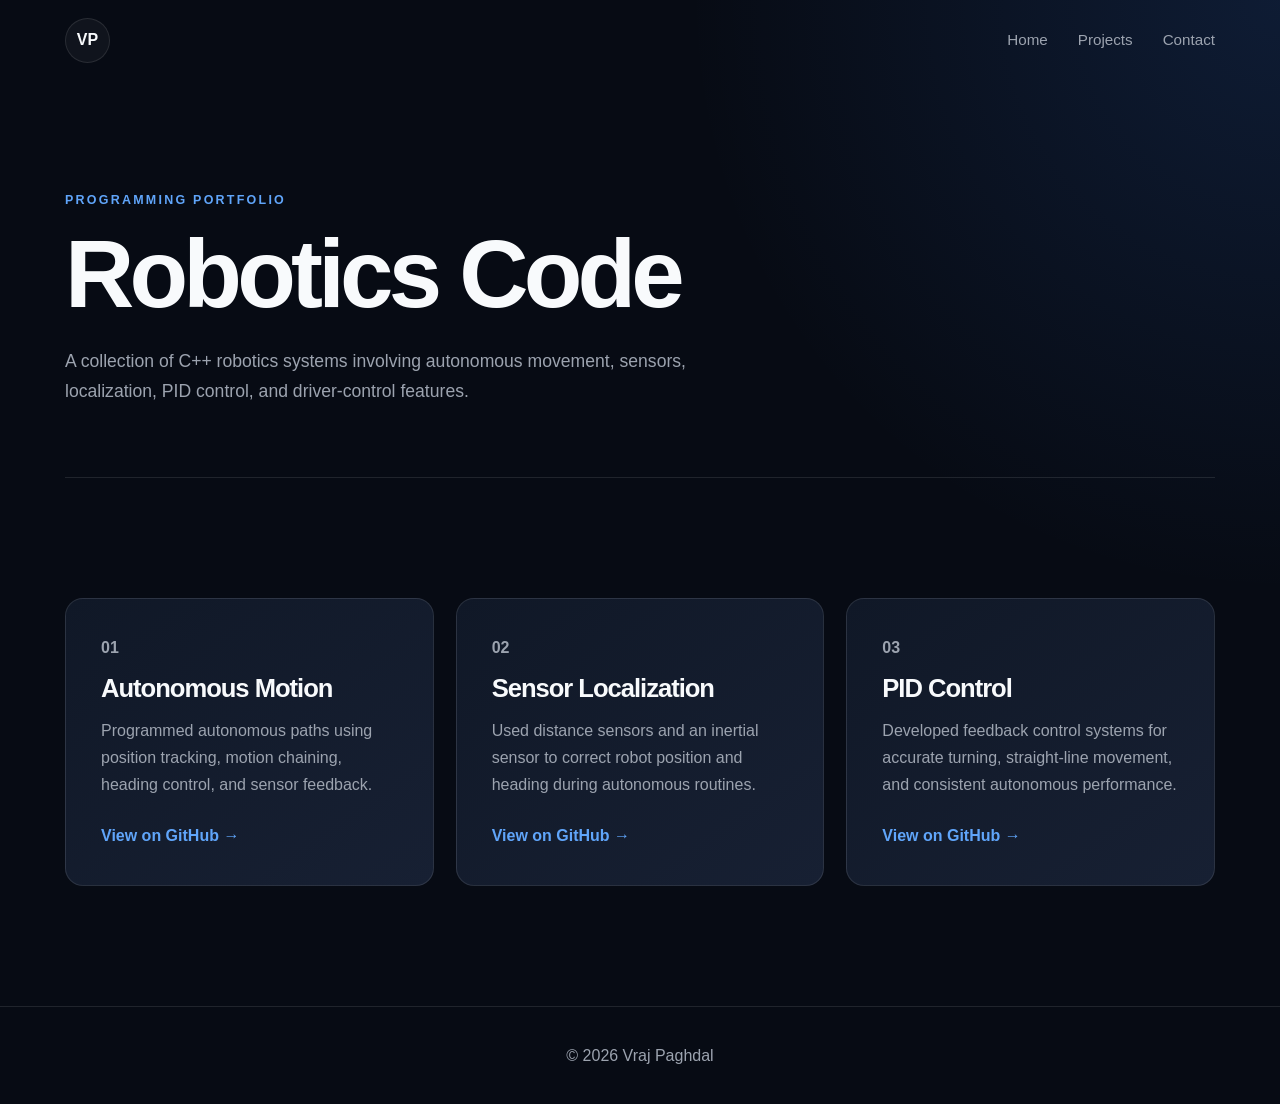
<file: projects/code.html>
<!DOCTYPE html>
<html lang="en">
<head>
  <meta charset="UTF-8">
  <meta name="viewport" content="width=device-width, initial-scale=1.0">

  <title>Robotics Code | Vraj Paghdal</title>

  <link rel="stylesheet" href="../styles.css">
</head>

<body>

  <nav class="navbar">
    <a class="logo" href="../index.html">VP</a>

    <div class="nav-links">
      <a href="../index.html">Home</a>
      <a href="../index.html#projects">Projects</a>
      <a href="../index.html#contact">Contact</a>
    </div>
  </nav>

  <main>
    <section class="project-page-hero reveal">
      <p class="section-label">Programming Portfolio</p>

      <h1>Robotics Code</h1>

      <p>
        A collection of C++ robotics systems involving autonomous movement,
        sensors, localization, PID control, and driver-control features.
      </p>
    </section>

    <section class="section">
      <div class="code-grid">

        <article class="code-card reveal">
          <p class="project-number">01</p>

          <h2>Autonomous Motion</h2>

          <p>
            Programmed autonomous paths using position tracking, motion
            chaining, heading control, and sensor feedback.
          </p>

          <a
            href="https://github.com/VrajPagh"
            target="_blank"
            rel="noopener noreferrer"
          >
            View on GitHub →
          </a>
        </article>

        <article class="code-card reveal">
          <p class="project-number">02</p>

          <h2>Sensor Localization</h2>

          <p>
            Used distance sensors and an inertial sensor to correct robot
            position and heading during autonomous routines.
          </p>

          <a
            href="https://github.com/VrajPagh"
            target="_blank"
            rel="noopener noreferrer"
          >
            View on GitHub →
          </a>
        </article>

        <article class="code-card reveal">
          <p class="project-number">03</p>

          <h2>PID Control</h2>

          <p>
            Developed feedback control systems for accurate turning,
            straight-line movement, and consistent autonomous performance.
          </p>

          <a
            href="https://github.com/VrajPagh"
            target="_blank"
            rel="noopener noreferrer"
          >
            View on GitHub →
          </a>
        </article>

      </div>
    </section>
  </main>

  <footer>
    <p>© 2026 Vraj Paghdal</p>
  </footer>

  <script src="../script.js"></script>
</body>
</html>
</file>
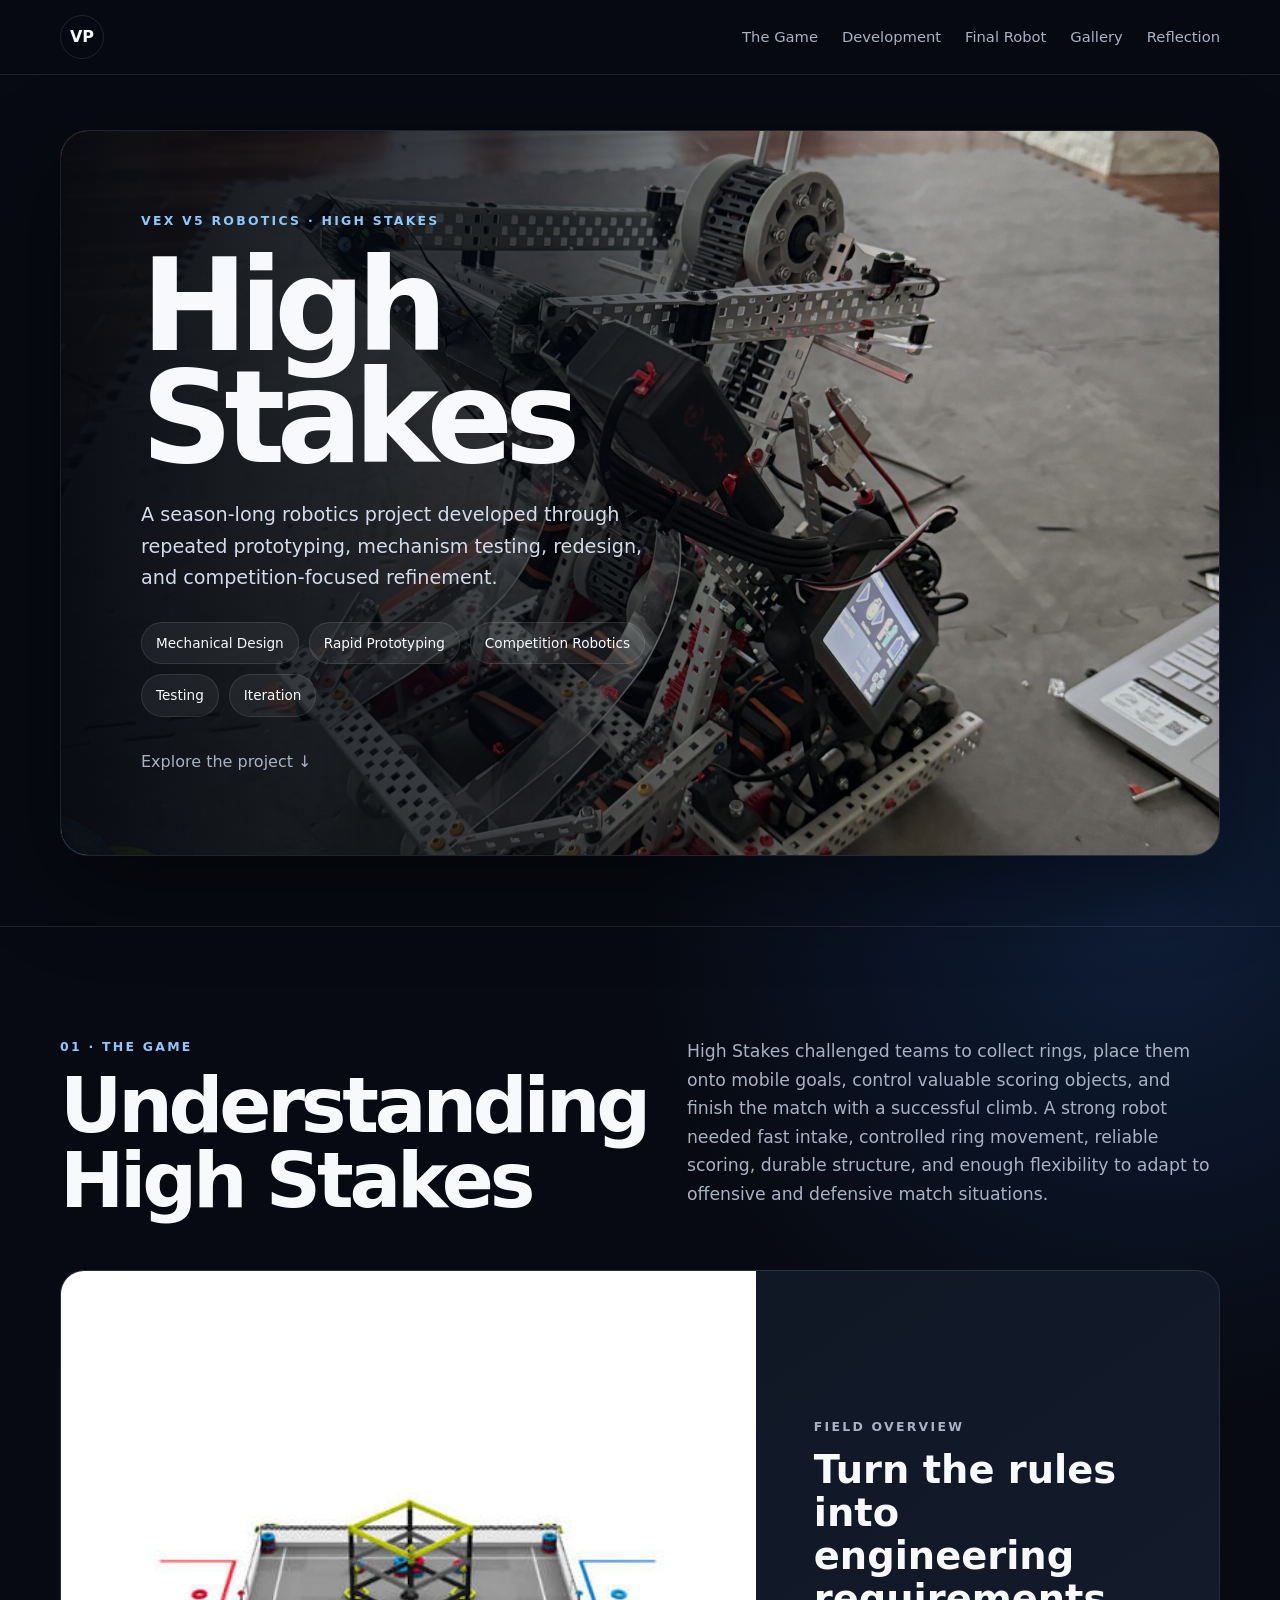
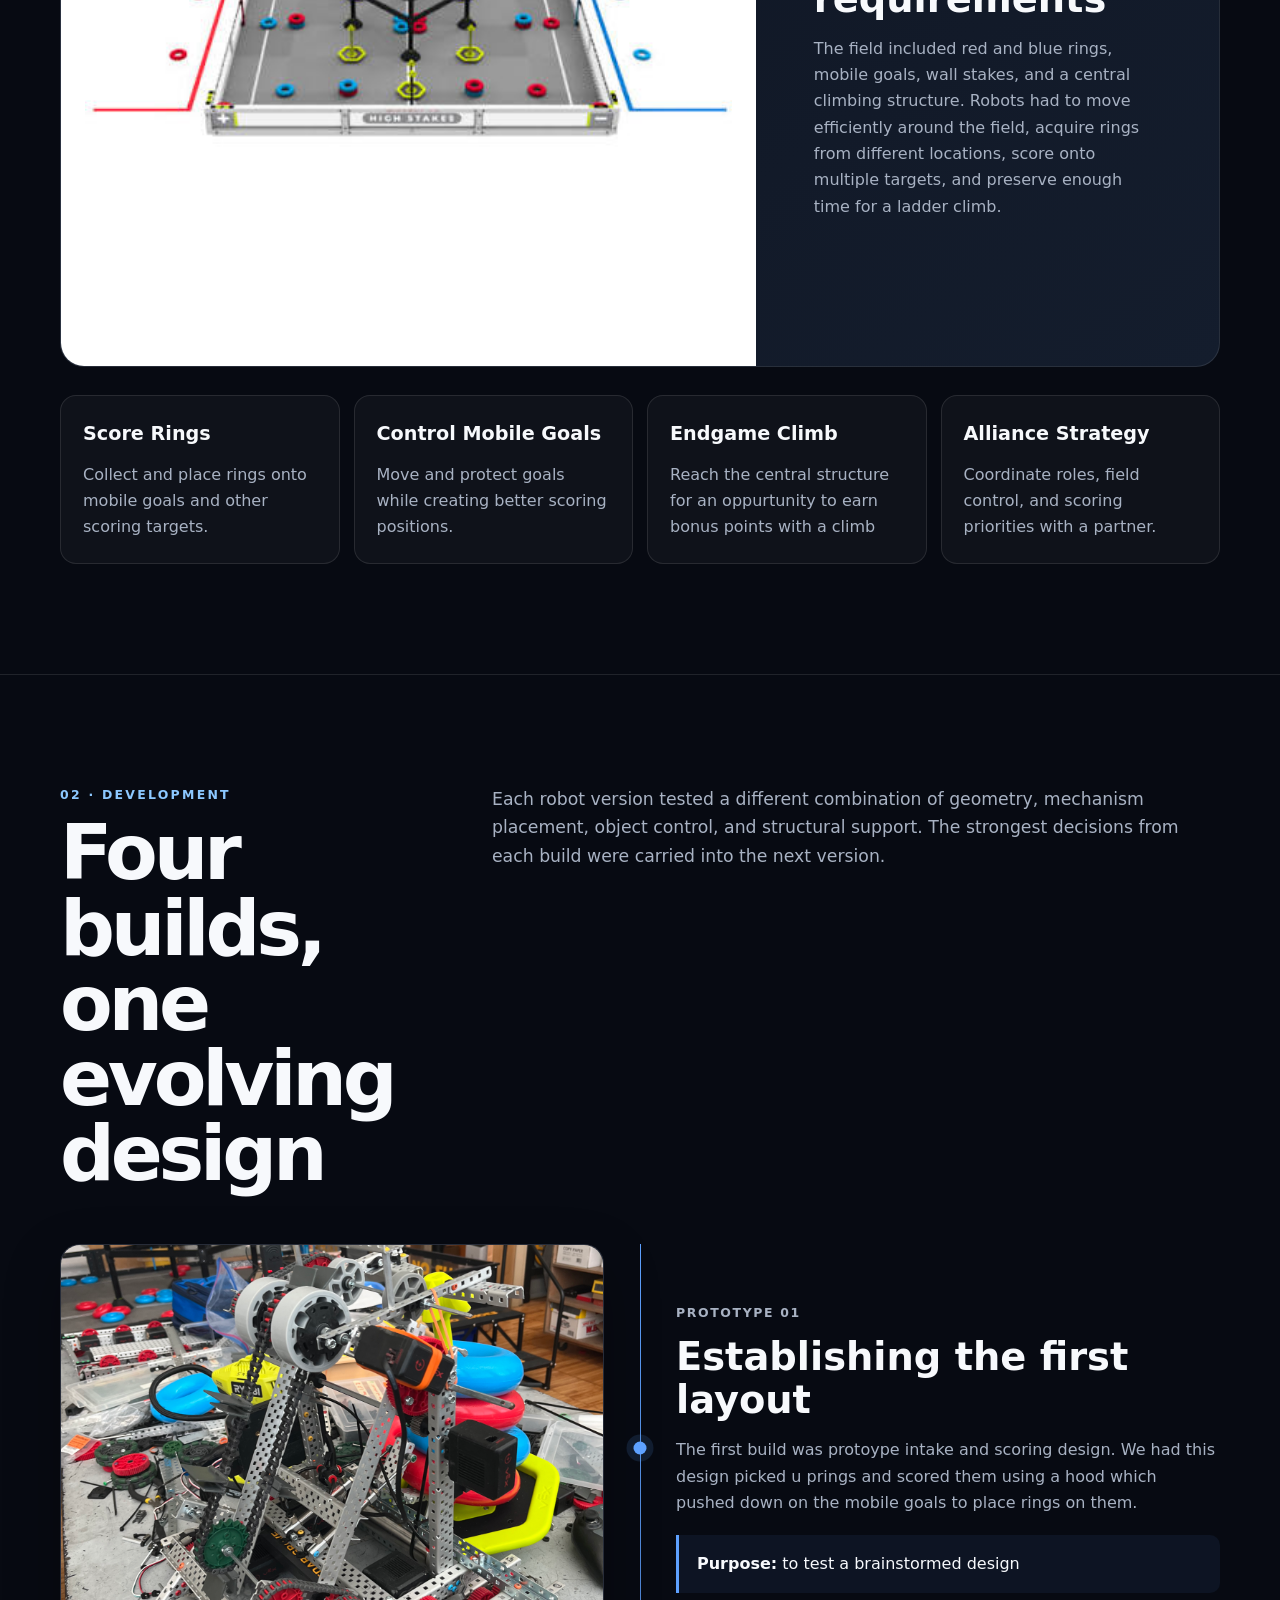
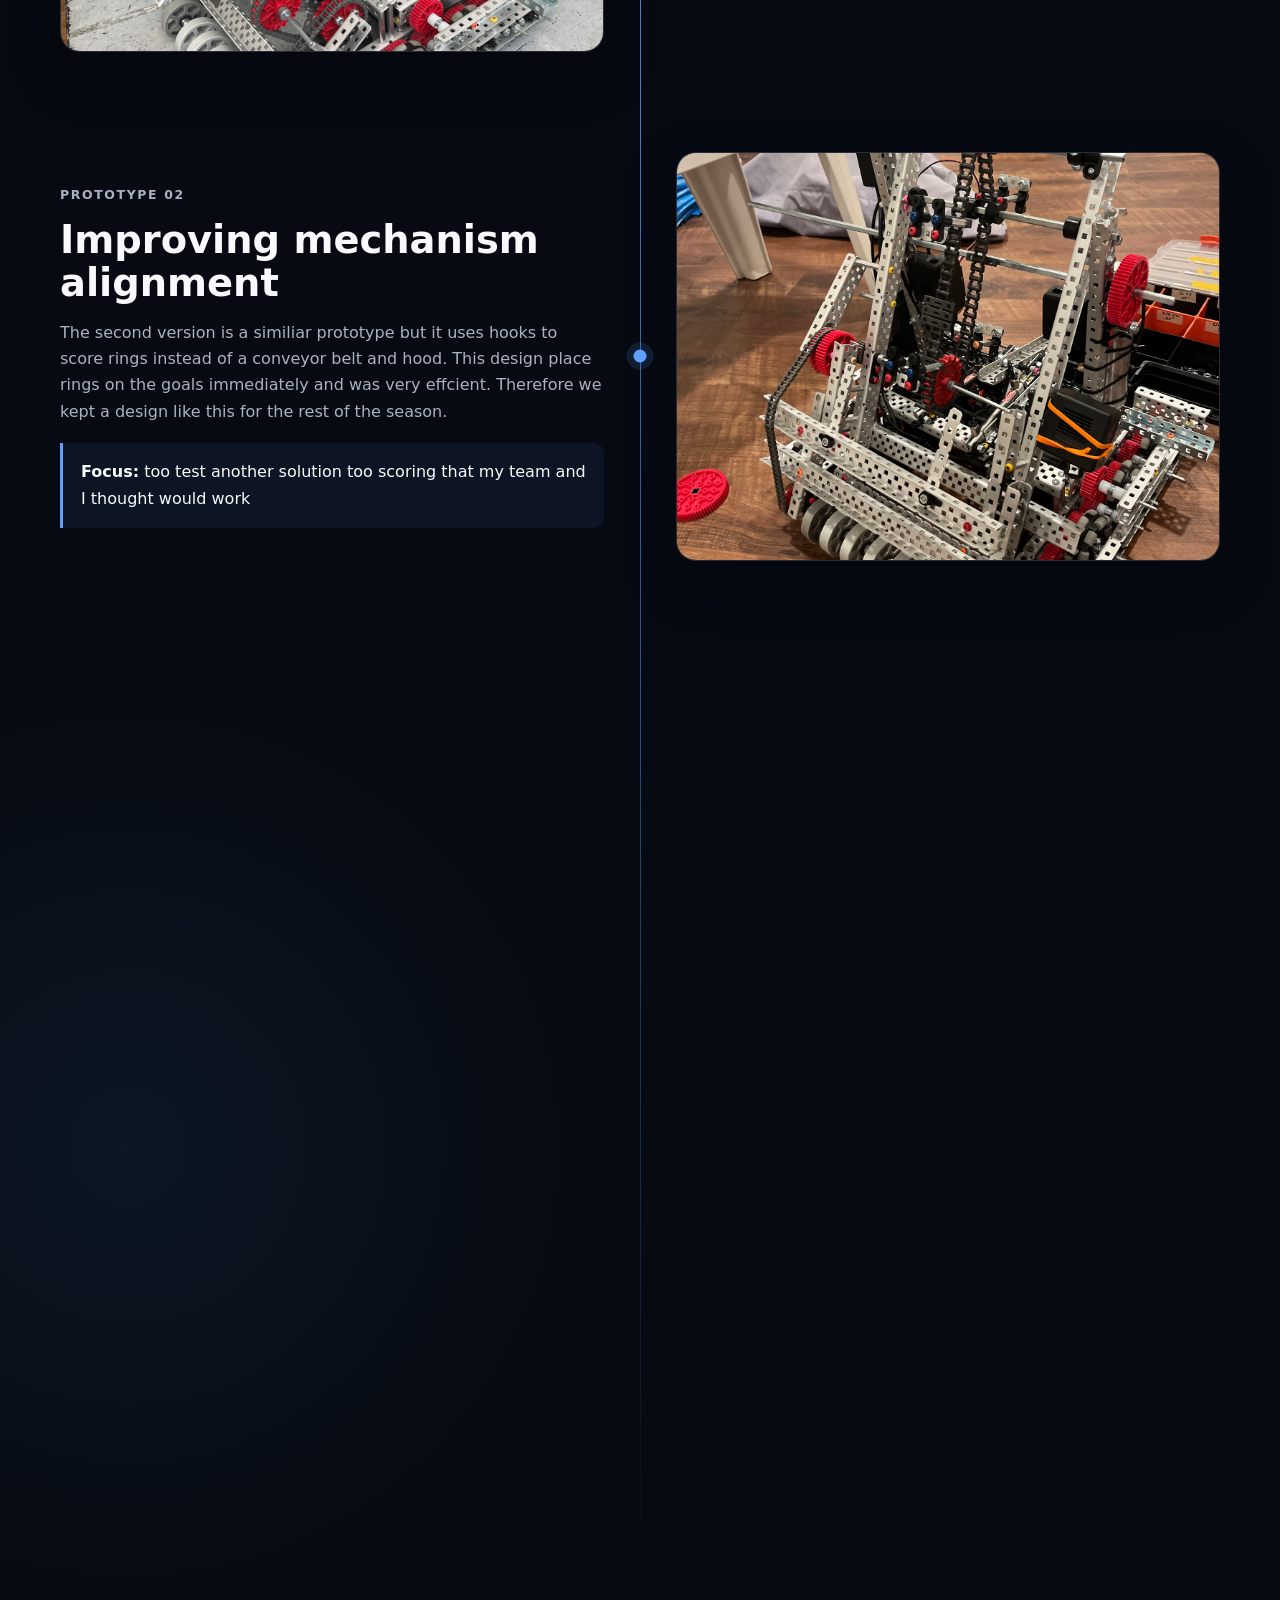
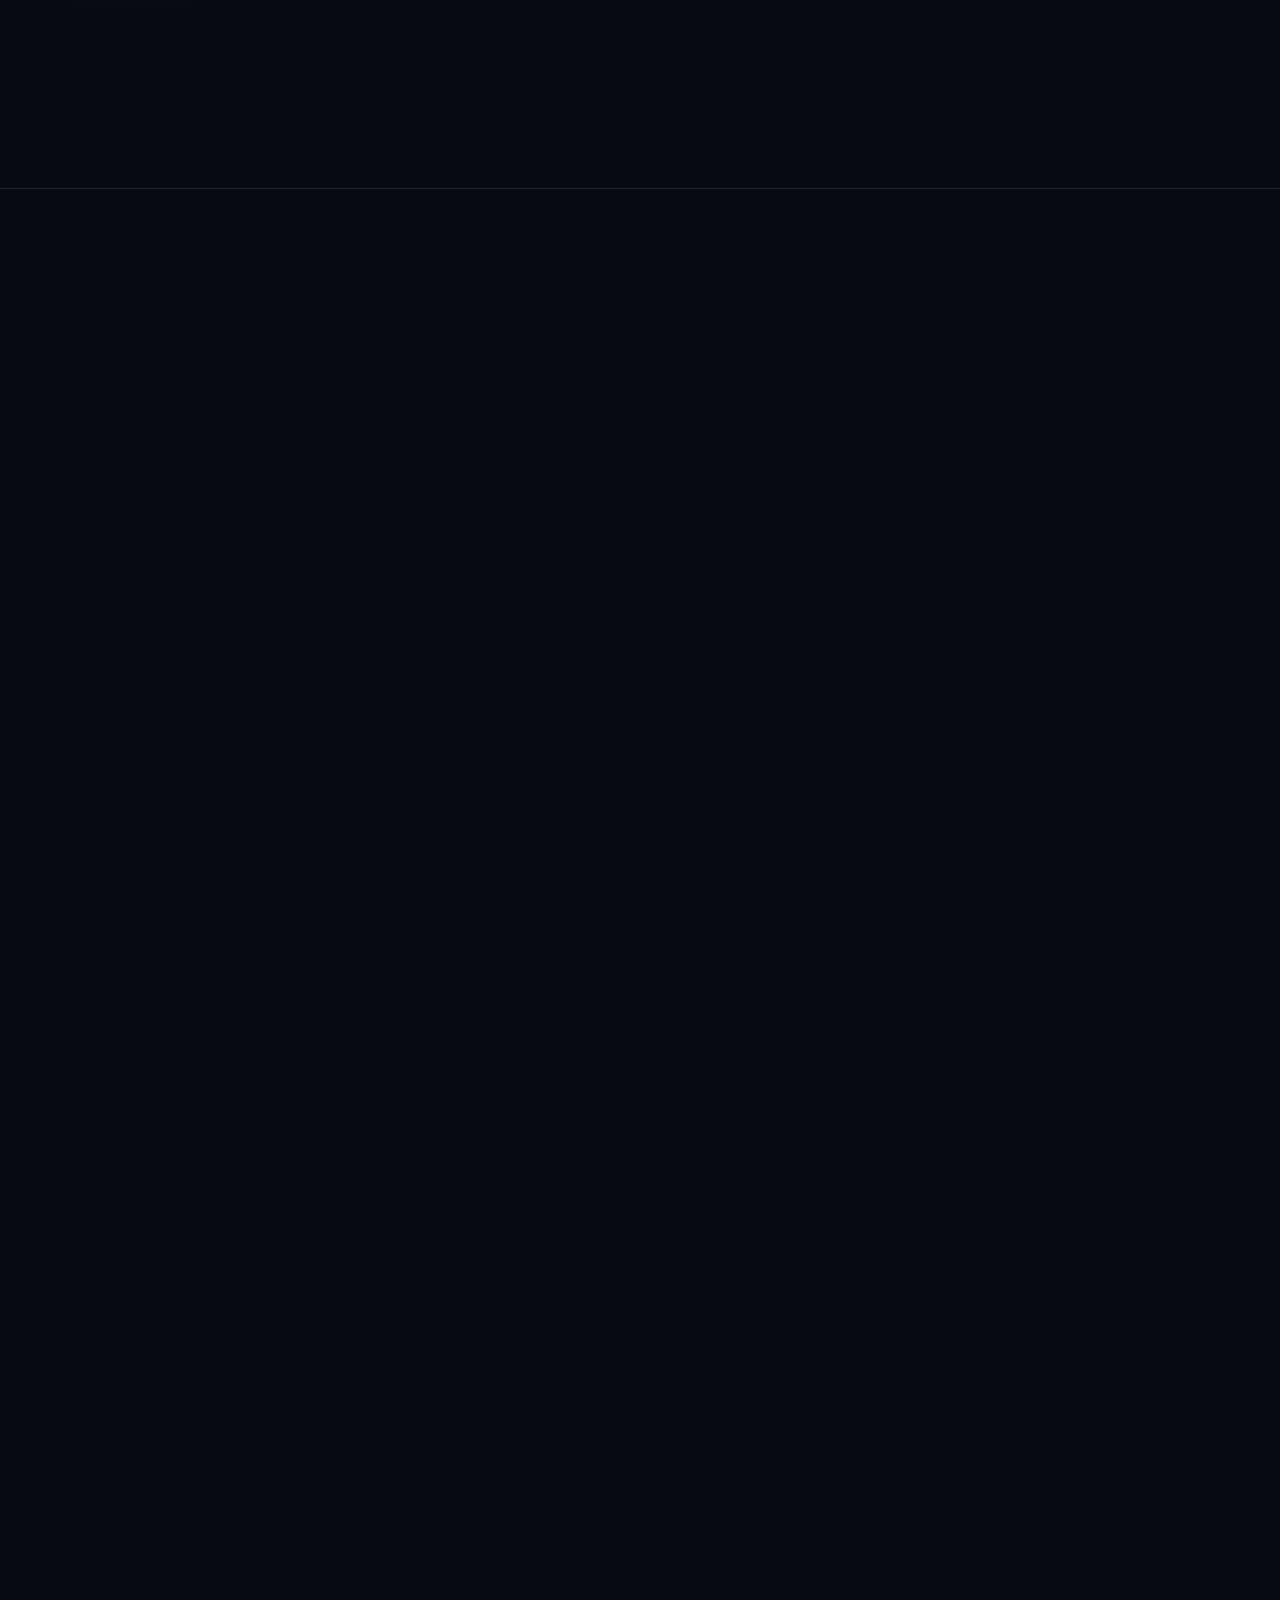
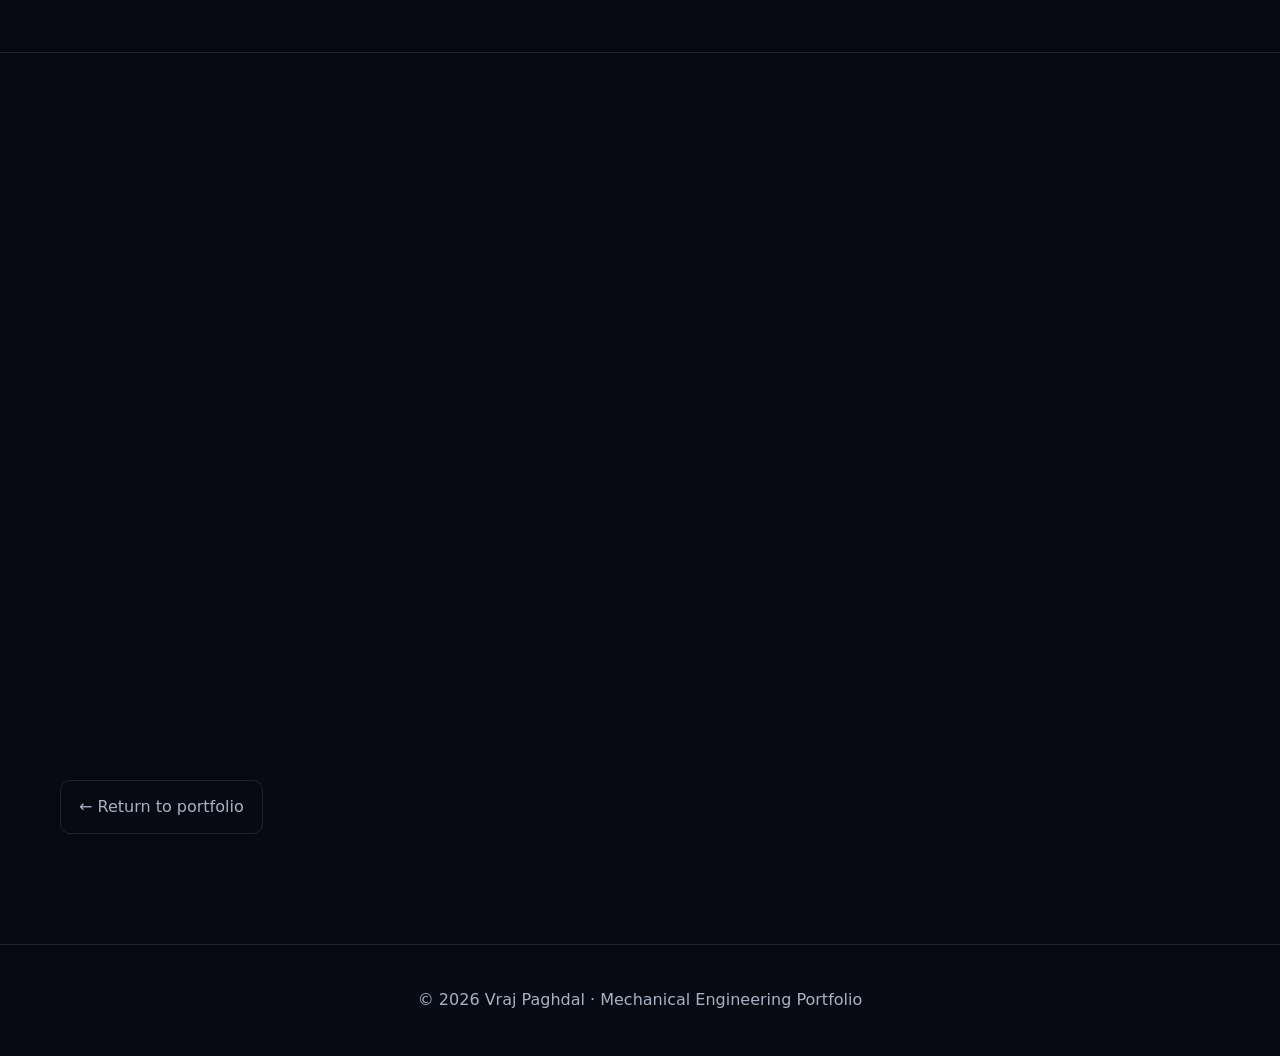
<file: projects/high-stakes.html>
<!DOCTYPE html>
<html lang="en">
<head>
  <meta charset="UTF-8">
  <meta name="viewport" content="width=device-width, initial-scale=1.0">
  <meta name="description" content="VEX High Stakes robotics engineering case study by Vraj Paghdal.">
  <title>High Stakes | Vraj Paghdal</title>
  <style>
    :root{--bg:#070a12;--panel:#0e1421;--panel2:#141d2d;--text:#f7f9fc;--muted:#a8b2c3;--accent:#5ea1ff;--accent2:#8cc8ff;--border:rgba(255,255,255,.1);--shadow:0 30px 90px rgba(0,0,0,.45)}
    *{box-sizing:border-box;margin:0;padding:0}html{scroll-behavior:smooth}
    body{font-family:Inter,ui-sans-serif,system-ui,-apple-system,BlinkMacSystemFont,"Segoe UI",sans-serif;background:radial-gradient(circle at 90% 10%,rgba(55,130,255,.16),transparent 32rem),radial-gradient(circle at 10% 48%,rgba(70,180,255,.08),transparent 30rem),var(--bg);color:var(--text);line-height:1.65;overflow-x:hidden}
    img{display:block;width:100%}a{color:inherit;text-decoration:none}.container{width:min(1160px,calc(100% - 40px));margin:auto}
    .navbar{position:fixed;inset:0 0 auto;z-index:50;background:rgba(7,10,18,.72);backdrop-filter:blur(16px);border-bottom:1px solid var(--border)}
    .nav-inner{height:74px;display:flex;align-items:center;justify-content:space-between}.logo{width:44px;height:44px;display:grid;place-items:center;border:1px solid var(--border);border-radius:50%;font-weight:800;transition:.3s}.logo:hover{transform:rotate(8deg) scale(1.06);border-color:var(--accent)}
    .nav-links{display:flex;gap:24px;color:var(--muted);font-size:.92rem}.nav-links a:hover{color:var(--text)}
    .hero{min-height:100vh;display:grid;align-items:end;padding:130px 0 70px}.hero-card{position:relative;min-height:76vh;overflow:hidden;border:1px solid var(--border);border-radius:28px;box-shadow:var(--shadow);isolation:isolate}.hero-card:after{content:"";position:absolute;inset:0;background:linear-gradient(90deg,rgba(4,7,13,.96),rgba(4,7,13,.72) 42%,rgba(4,7,13,.12) 74%);z-index:-1}.hero-image{position:absolute;inset:0;height:100%;object-fit:cover;z-index:-2;transform:scale(1.06);animation:heroZoom 12s ease-out forwards}.hero-content{max-width:700px;padding:clamp(32px,7vw,80px);align-self:end}
    .eyebrow,.section-label{color:var(--accent2);text-transform:uppercase;letter-spacing:.18em;font-size:.78rem;font-weight:800}h1{font-size:clamp(4rem,11vw,8rem);line-height:.88;letter-spacing:-.07em;margin:18px 0 24px}.hero-copy{max-width:640px;color:#d4dbea;font-size:clamp(1rem,2vw,1.2rem)}.hero-tags{display:flex;flex-wrap:wrap;gap:10px;margin-top:28px}.tag{padding:9px 14px;border:1px solid var(--border);border-radius:999px;background:rgba(255,255,255,.06);font-size:.85rem}.scroll-cue{display:inline-flex;gap:9px;margin-top:32px;color:var(--muted)}
    section{padding:110px 0;border-top:1px solid var(--border)}.section-heading{display:grid;grid-template-columns:.7fr 1.3fr;gap:40px;margin-bottom:52px}h2{font-size:clamp(2.6rem,6vw,5.2rem);line-height:.98;letter-spacing:-.055em;margin-top:10px}.lead{color:var(--muted);font-size:1.08rem;max-width:760px}

    .game-overview {
      display: grid;
      grid-template-columns: 1.2fr .8fr;
      overflow: hidden;
      margin-bottom: 28px;
      border: 1px solid var(--border);
      border-radius: 24px;
      background: linear-gradient(145deg, var(--panel), var(--panel2));
    }

    .game-overview img {
      height: 100%;
      min-height: 430px;
      object-fit: contain;
      background: #fff;
      padding: 24px;
    }

    .game-overview-copy {
      padding: clamp(30px, 6vw, 58px);
      display: flex;
      flex-direction: column;
      justify-content: center;
    }

    .game-overview-copy h3 {
      margin: 10px 0 16px;
      font-size: clamp(1.7rem, 3vw, 2.45rem);
      line-height: 1.12;
    }

    .game-overview-copy p {
      color: var(--muted);
    }

    .challenge-grid{display:grid;grid-template-columns:repeat(4,1fr);gap:14px}.challenge-card,.mechanism-card{padding:22px;border:1px solid var(--border);border-radius:16px;background:rgba(255,255,255,.035)}.challenge-card strong{display:block;font-size:1.2rem;margin-bottom:12px}.challenge-card span,.mechanism-card p{color:var(--muted)}
    .timeline{position:relative}.timeline:before{content:"";position:absolute;left:50%;top:0;bottom:0;width:1px;background:linear-gradient(var(--accent),transparent)}.timeline-row{position:relative;display:grid;grid-template-columns:1fr 1fr;gap:72px;align-items:center;margin-bottom:100px}.timeline-row:nth-child(even) .timeline-image{order:2}.timeline-row:nth-child(even) .timeline-copy{order:1}.timeline-row:after{content:"";position:absolute;left:50%;top:50%;width:13px;height:13px;border-radius:50%;background:var(--accent);box-shadow:0 0 0 7px rgba(94,161,255,.13);transform:translate(-50%,-50%)}.timeline-image{overflow:hidden;border:1px solid var(--border);border-radius:20px;background:var(--panel);box-shadow:0 20px 55px rgba(0,0,0,.28)}.timeline-image img{aspect-ratio:4/3;object-fit:cover;transition:.8s}.timeline-image:hover img{transform:scale(1.055)}.step{color:var(--accent2);font-weight:800;letter-spacing:.13em;font-size:.78rem;text-transform:uppercase;margin-bottom:12px}.timeline-copy h3,.final-copy h3{font-size:clamp(1.7rem,3vw,2.45rem);line-height:1.12;margin-bottom:16px}.timeline-copy p,.final-copy p{color:var(--muted)}.decision{margin-top:18px;padding:16px 18px;border-left:3px solid var(--accent);background:rgba(94,161,255,.07);border-radius:0 10px 10px 0}
    .final-showcase{position:relative;min-height:690px;overflow:hidden;display:flex;align-items:flex-end;isolation:isolate;border:1px solid var(--border);border-radius:28px;box-shadow:var(--shadow)}.final-showcase:after{content:"";position:absolute;inset:0;z-index:-1;background:linear-gradient(0deg,rgba(4,7,13,.98),rgba(4,7,13,.65) 45%,rgba(4,7,13,.06))}.final-showcase img{position:absolute;inset:0;z-index:-2;height:100%;object-fit:cover}.final-copy{max-width:860px;padding:clamp(30px,7vw,72px)}.final-copy h3{font-size:clamp(2.5rem,6vw,5rem);line-height:.96;letter-spacing:-.05em;color:var(--text)}
    .mechanism-grid{display:grid;grid-template-columns:repeat(3,1fr);gap:18px;margin-top:30px}.mechanism-card h3{margin-bottom:10px}
    .gallery{columns:3 280px;column-gap:18px}.gallery figure{break-inside:avoid;margin:0 0 18px;overflow:hidden;border:1px solid var(--border);border-radius:16px;background:var(--panel)}.gallery figcaption{padding:14px 16px;color:var(--muted);font-size:.9rem}
    .reflection-card{padding:clamp(28px,6vw,56px);border:1px solid var(--border);border-radius:22px;background:linear-gradient(145deg,var(--panel),var(--panel2))}.reflection-card p{color:var(--muted);font-size:1.08rem;max-width:880px}.back-link{display:inline-flex;margin-top:34px;padding:13px 18px;border:1px solid var(--border);border-radius:10px;color:var(--muted)}
    footer{padding:42px 20px;color:var(--muted);text-align:center;border-top:1px solid var(--border)}.reveal{opacity:0;transform:translateY(44px);transition:opacity .85s,transform .85s}.reveal.active{opacity:1;transform:none}
    @keyframes heroZoom{to{transform:scale(1)}}@media(max-width:850px){.section-heading,.timeline-row,.game-overview{grid-template-columns:1fr}.timeline:before,.timeline-row:after{display:none}.timeline-row,.timeline-row:nth-child(even) .timeline-image,.timeline-row:nth-child(even) .timeline-copy{order:initial}.timeline-row{gap:26px;margin-bottom:68px}.challenge-grid,.mechanism-grid{grid-template-columns:1fr}.nav-links{display:none}.hero-card:after{background:linear-gradient(0deg,rgba(4,7,13,.96),rgba(4,7,13,.25))}.hero-content{padding-top:260px}}@media(max-width:540px){.container{width:min(100% - 24px,1160px)}section{padding:80px 0}.hero{padding-top:96px}.hero-card{min-height:78vh}.hero-content{padding:28px;padding-top:260px}}
  </style>
</head>
<body>
  <nav class="navbar">
    <div class="container nav-inner">
      <a class="logo" href="../index.html">VP</a>
      <div class="nav-links">
        <a href="#game">The Game</a>
        <a href="#development">Development</a>
        <a href="#final">Final Robot</a>
        <a href="#gallery">Gallery</a>
        <a href="#reflection">Reflection</a>
      </div>
    </div>
  </nav>

  <main>
    <header class="hero container">
      <div class="hero-card">
        <img class="hero-image" src="../assets/images/IMG_2239.jpg" alt="Completed High Stakes robot">
        <div class="hero-content reveal">
          <p class="eyebrow">VEX V5 Robotics · High Stakes</p>
          <h1>High<br>Stakes</h1>
          <p class="hero-copy">A season-long robotics project developed through repeated prototyping, mechanism testing, redesign, and competition-focused refinement.</p>
          <div class="hero-tags">
            <span class="tag">Mechanical Design</span><span class="tag">Rapid Prototyping</span><span class="tag">Competition Robotics</span><span class="tag">Testing</span><span class="tag">Iteration</span>
          </div>
          <a class="scroll-cue" href="#game">Explore the project ↓</a>
        </div>
      </div>
    </header>

    <section id="game">
      <div class="container">
        <div class="section-heading reveal">
          <div>
            <p class="section-label">01 · The Game</p>
            <h2>Understanding High Stakes</h2>
          </div>

          <p class="lead">
            High Stakes challenged teams to collect rings, place them onto mobile
            goals, control valuable scoring objects, and finish the match with a
            successful climb. A strong robot needed fast intake, controlled ring
            movement, reliable scoring, durable structure, and enough flexibility
            to adapt to offensive and defensive match situations.
          </p>
        </div>

        <div class="game-overview reveal">
          <img
            src="../assets/images/high stakes field.jpg"
            alt="VEX High Stakes competition field"
          >

          <div class="game-overview-copy">
            <p class="section-label">Field Overview</p>
            <h3>Turn the rules into engineering requirements</h3>

            <p>
              The field included red and blue rings, mobile goals, wall stakes,
              and a central climbing structure. Robots had to move efficiently
              around the field, acquire rings from different locations, score
              onto multiple targets, and preserve enough time for a ladder climb.
            </p>
          </div>
        </div>

        <div class="challenge-grid">
          <div class="challenge-card reveal">
            <strong>Score Rings</strong>
            <span>Collect and place rings onto mobile goals and other scoring targets.</span>
          </div>

          <div class="challenge-card reveal">
            <strong>Control Mobile Goals</strong>
            <span>Move and protect goals while creating better scoring positions.</span>
          </div>

          <div class="challenge-card reveal">
            <strong>Endgame Climb</strong>
            <span>Reach the central structure for an oppurtunity to earn bonus points with a climb</span>
          </div>

          <div class="challenge-card reveal">
            <strong>Alliance Strategy</strong>
            <span>Coordinate roles, field control, and scoring priorities with a partner.</span>
          </div>
        </div>
      </div>
    </section>

    <section id="development">
      <div class="container">
        <div class="section-heading reveal">
          <div><p class="section-label">02 · Development</p><h2>Four builds, one evolving design</h2></div>
          <p class="lead">Each robot version tested a different combination of geometry, mechanism placement, object control, and structural support. The strongest decisions from each build were carried into the next version.</p>
        </div>
        <div class="timeline">
          <article class="timeline-row reveal"><div class="timeline-image"><img src="../assets/images/IMG_1235.jpg" alt="Prototype 1"></div><div class="timeline-copy"><p class="step">Prototype 01</p><h3>Establishing the first layout</h3><p>The first build was protoype intake and scoring design. We had this design picked u prings and scored them using a hood which pushed down on the mobile goals to place rings on them.</p><div class="decision"><strong>Purpose:</strong> to test a brainstormed design</div></div></article>
          <article class="timeline-row reveal"><div class="timeline-image"><img src="../assets/images/IMG_1401.jpg" alt="Prototype 2"></div><div class="timeline-copy"><p class="step">Prototype 02</p><h3>Improving mechanism alignment</h3><p>The second version is a similiar prototype but it uses hooks to score rings instead of a conveyor belt and hood. This design place rings on the goals immediately and was very effcient. Therefore we kept a design like this for the rest of the season.</p><div class="decision"><strong>Focus:</strong> too test another solution too scoring that my team and I thought would work</div></div></article>
          <article class="timeline-row reveal"><div class="timeline-image"><img src="../assets/images/IMG_1856.jpg" alt="Prototype 3"></div><div class="timeline-copy"><p class="step">Prototype 03</p><h3>Wall stakes</h3><p>TO combat the problem of wall stakes, we created an arm that goes up and down to place rigns on the wall stakes. It first uses a roatation sensor to go to a loading position where the intake can put a ring in it. Then, it will going into another position to score and another position to start. These positions are controleld using a motor and roatation sensor that uses a PID controller to accurately control the elvation of the arm.</p></div></article>
          <article class="timeline-row reveal"><div class="timeline-image"><img src="../assets/images/IMG_1259.jpg" alt="Prototype 4"></div><div class="timeline-copy"><p class="step">Prototype 04</p><h3>Autonomous path planning</h3><p>Our robots autonomous path will be mapped used odometry which uses X and Y coordinates to make the robot move to a certain point on the field. In order to track X and Y, we have these dummy wheels on rotation sensors that tracks the movement of each wheel to determine the position on the field</p></div></article>
        </div>
      </div>
    </section>

    <section id="final">
      <div class="container">
        <div class="section-heading reveal">
          <div><p class="section-label">03 · Final Robot</p><h2>The completed configuration</h2></div>
          <p class="lead">The final robot combined the strongest elements of the earlier prototypes into one competition-ready design shaped by testing, driver feedback, and reliability requirements.</p>
        </div>
        <div class="final-showcase reveal">
          <img src="../assets/images/IMG_2239.jpg" alt="Final High Stakes robot">
          <div class="final-copy"><p class="section-label">Final Competition Robot</p><h3>Designed through iteration</h3><p>The completed design improved mechanism alignment, structural rigidity, object control, and service access while remaining compact enough for competition.</p></div>
        </div>
        <div class="mechanism-grid">
          <article class="mechanism-card reveal"><h3>Intake</h3><p>Refined to collect game objects from varied angles and reduce the precision required from the driver.</p></article>
          <article class="mechanism-card reveal"><h3>Scoring system</h3><p>Developed as a connected path so every stage transferred objects cleanly into the next mechanism.</p></article>
          <article class="mechanism-card reveal"><h3>Competition structure</h3><p>Reinforced while keeping motors, fasteners, and frequently serviced parts accessible.</p></article>
        </div>
      </div>
    </section>

    <section id="gallery">
      <div class="container">
        <div class="section-heading reveal"><div><p class="section-label">04 · Build Gallery</p><h2>Evolution at a glance</h2></div><p class="lead">The gallery shows the progression from the first prototype to the completed competition robot.</p></div>
        <div class="gallery reveal">
          <figure><img src="../assets/images/IMG_1235.jpg" alt="Prototype 1"><figcaption>Prototype 1 — initial layout.</figcaption></figure>
          <figure><img src="../assets/images/IMG_1401.jpg" alt="Prototype 2"><figcaption>Prototype 2 — revised geometry.</figcaption></figure>
          <figure><img src="../assets/images/IMG_1856.jpg" alt="Prototype 3"><figcaption>Prototype 3 — integrated testing.</figcaption></figure>
          <figure><img src="../assets/images/IMG_1259.jpg" alt="Prototype 4"><figcaption>Prototype 4 — competition refinement.</figcaption></figure>
          <figure><img src="../assets/images/IMG_2239.jpg" alt="Final robot"><figcaption>Final competition robot.</figcaption></figure>
        </div>
      </div>
    </section>

    <section id="reflection">
      <div class="container">
        <div class="section-heading reveal"><div><p class="section-label">05 · Reflection</p><h2>What the project taught me</h2></div><p class="lead">High Stakes showed me that strong engineering comes from testing ideas honestly and redesigning mechanisms that are not reliable enough.</p></div>
        <div class="reflection-card reveal"><p>The season strengthened my ability to compare tradeoffs, communicate design changes, work within tight packaging constraints, and prioritize consistency over unnecessary complexity. Every prototype became evidence for the next design rather than a finished product.</p></div>
        <a class="back-link" href="../index.html">← Return to portfolio</a>
      </div>
    </section>
  </main>

  <footer>© 2026 Vraj Paghdal · Mechanical Engineering Portfolio</footer>
  <script>
    const items=document.querySelectorAll(".reveal");
    const observer=new IntersectionObserver(entries=>entries.forEach(entry=>{if(entry.isIntersecting){entry.target.classList.add("active");observer.unobserve(entry.target)}}),{threshold:.12});
    items.forEach(item=>observer.observe(item));
  </script>
</body>
</html>
</file>
<file: styles.css>
:root {
  --background: #070b14;
  --surface: #101827;
  --surface-light: #172033;
  --text: #f8fafc;
  --muted: #9ca3af;
  --accent: #3b82f6;
  --accent-light: #60a5fa;
  --border: rgba(255, 255, 255, 0.1);
}

* {
  margin: 0;
  padding: 0;
  box-sizing: border-box;
}

html {
  scroll-behavior: smooth;
}

body {
  font-family: Arial, Helvetica, sans-serif;
  background:
    radial-gradient(circle at top right, rgba(59, 130, 246, 0.14), transparent 35%),
    var(--background);
  color: var(--text);
  line-height: 1.7;
  overflow-x: hidden;
}

a {
  color: inherit;
  text-decoration: none;
}

img {
  display: block;
  width: 100%;
}

.navbar {
  width: min(1150px, calc(100% - 40px));
  height: 80px;
  margin: 0 auto;
  display: flex;
  align-items: center;
  justify-content: space-between;
}

.logo {
  width: 45px;
  height: 45px;
  display: grid;
  place-items: center;
  border: 1px solid var(--border);
  border-radius: 50%;
  font-weight: 800;
  background: rgba(255, 255, 255, 0.04);
  transition: 0.3s ease;
}

.logo:hover {
  color: var(--accent-light);
  border-color: var(--accent);
  transform: rotate(8deg) scale(1.05);
}

.nav-links {
  display: flex;
  gap: 30px;
}

.nav-links a {
  color: var(--muted);
  font-size: 0.95rem;
  position: relative;
  transition: color 0.3s ease;
}

.nav-links a::after {
  content: "";
  position: absolute;
  left: 0;
  bottom: -7px;
  width: 0;
  height: 2px;
  background: var(--accent);
  transition: width 0.3s ease;
}

.nav-links a:hover {
  color: var(--text);
}

.nav-links a:hover::after {
  width: 100%;
}

main {
  width: min(1150px, calc(100% - 40px));
  margin: 0 auto;
}

.hero {
  min-height: calc(100vh - 80px);
  display: grid;
  grid-template-columns: 1.1fr 0.9fr;
  gap: 70px;
  align-items: center;
  padding: 70px 0 110px;
}

.eyebrow,
.section-label {
  color: var(--accent-light);
  text-transform: uppercase;
  letter-spacing: 0.18em;
  font-size: 0.78rem;
  font-weight: 700;
}

.hero h1 {
  max-width: 700px;
  margin: 18px 0 24px;
  font-size: clamp(3rem, 7vw, 6.3rem);
  line-height: 0.98;
  letter-spacing: -0.06em;
}

.hero h1 span {
  display: block;
  color: var(--accent-light);
}

.hero-description {
  max-width: 620px;
  color: var(--muted);
  font-size: 1.12rem;
}

.hero-buttons {
  display: flex;
  flex-wrap: wrap;
  gap: 15px;
  margin-top: 35px;
}

.button {
  display: inline-flex;
  align-items: center;
  justify-content: center;
  min-height: 50px;
  padding: 0 24px;
  border-radius: 10px;
  font-weight: 700;
  transition: 0.3s ease;
}

.primary-button {
  background: var(--accent);
  color: white;
  box-shadow: 0 10px 30px rgba(59, 130, 246, 0.22);
}

.primary-button:hover {
  transform: translateY(-4px);
  background: #2563eb;
  box-shadow: 0 18px 40px rgba(59, 130, 246, 0.32);
}

.secondary-button {
  border: 1px solid var(--border);
  background: rgba(255, 255, 255, 0.03);
}

.secondary-button:hover {
  transform: translateY(-4px);
  border-color: var(--accent);
}

.hero-image {
  position: relative;
}

.hero-image img {
  position: relative;
  z-index: 2;
  max-height: 570px;
  object-fit: cover;
  border-radius: 24px;
  border: 1px solid var(--border);
  box-shadow: 0 30px 80px rgba(0, 0, 0, 0.45);
  animation: floatImage 5s ease-in-out infinite;
}

.image-glow {
  position: absolute;
  inset: 15%;
  background: var(--accent);
  filter: blur(90px);
  opacity: 0.28;
  z-index: 1;
  animation: pulseGlow 4s ease-in-out infinite;
}

.section {
  padding: 120px 0;
  border-top: 1px solid var(--border);
}

.section h2 {
  margin: 10px 0 25px;
  font-size: clamp(2.4rem, 5vw, 4.6rem);
  line-height: 1;
  letter-spacing: -0.04em;
}

.section-text {
  max-width: 800px;
  color: var(--muted);
  font-size: 1.1rem;
}

.project-grid {
  margin-top: 50px;
}

.project-card {
  display: grid;
  grid-template-columns: 1.1fr 0.9fr;
  overflow: hidden;
  background: linear-gradient(145deg, var(--surface), var(--surface-light));
  border: 1px solid var(--border);
  border-radius: 22px;
  transition: transform 0.4s ease, border-color 0.4s ease;
}

.project-card:hover {
  transform: translateY(-10px);
  border-color: rgba(96, 165, 250, 0.55);
}

.project-image {
  overflow: hidden;
}

.project-image img {
  height: 100%;
  min-height: 430px;
  object-fit: cover;
  transition: transform 0.7s ease;
}

.project-card:hover .project-image img {
  transform: scale(1.06);
}

.project-content {
  padding: 50px;
  display: flex;
  flex-direction: column;
  justify-content: center;
}

.project-number {
  color: var(--accent-light);
  font-weight: 800;
  margin-bottom: 15px;
}

.project-content h3 {
  font-size: 2rem;
  margin-bottom: 15px;
}

.project-content p {
  color: var(--muted);
}

.project-content a {
  margin-top: 25px;
  color: var(--accent-light);
  font-weight: 700;
  transition: transform 0.3s ease;
}

.project-content a:hover {
  transform: translateX(7px);
}

.skills-grid {
  margin-top: 50px;
  display: grid;
  grid-template-columns: repeat(2, 1fr);
  gap: 20px;
}

.skill-card {
  padding: 32px;
  background: rgba(255, 255, 255, 0.035);
  border: 1px solid var(--border);
  border-radius: 16px;
  transition: 0.35s ease;
}

.skill-card:hover {
  transform: translateY(-8px);
  border-color: var(--accent);
  background: rgba(59, 130, 246, 0.08);
}

.skill-card h3 {
  margin-bottom: 10px;
  font-size: 1.3rem;
}

.skill-card p,
.contact-section p {
  color: var(--muted);
}

.contact-section {
  text-align: center;
}

.contact-section p {
  max-width: 600px;
  margin: 0 auto 30px;
}

footer {
  padding: 35px 20px;
  text-align: center;
  color: var(--muted);
  border-top: 1px solid var(--border);
}

.reveal {
  opacity: 0;
  transform: translateY(45px);
  transition:
    opacity 0.8s ease,
    transform 0.8s ease;
}

.reveal.active {
  opacity: 1;
  transform: translateY(0);
}

@keyframes floatImage {
  0%,
  100% {
    transform: translateY(0);
  }

  50% {
    transform: translateY(-12px);
  }
}

@keyframes pulseGlow {
  0%,
  100% {
    opacity: 0.2;
    transform: scale(0.95);
  }

  50% {
    opacity: 0.38;
    transform: scale(1.08);
  }
}

@media (max-width: 850px) {
  .hero {
    grid-template-columns: 1fr;
    padding-top: 60px;
  }

  .hero-image {
    max-width: 650px;
  }

  .project-card {
    grid-template-columns: 1fr;
  }

  .project-image img {
    min-height: 300px;
  }

  .skills-grid {
    grid-template-columns: 1fr;
  }
}

@media (max-width: 600px) {
  .navbar {
    height: auto;
    padding: 22px 0;
  }

  .nav-links {
    gap: 14px;
  }

  .nav-links a {
    font-size: 0.78rem;
  }

  .hero {
    min-height: auto;
    gap: 45px;
    padding-bottom: 80px;
  }

  .section {
    padding: 85px 0;
  }

  .project-content {
    padding: 30px 24px;
  }
}

@media (prefers-reduced-motion: reduce) {
  html {
    scroll-behavior: auto;
  }

  *,
  *::before,
  *::after {
    animation: none !important;
    transition: none !important;
  }

  .reveal {
    opacity: 1;
    transform: none;
  }
}

.project-page-hero {
  max-width: 850px;
  padding: 110px 0 70px;
}

.project-page-hero h1 {
  margin: 15px 0 25px;
  font-size: clamp(3rem, 8vw, 6rem);
  line-height: 1;
  letter-spacing: -0.05em;
}

.project-page-hero p:last-child {
  max-width: 700px;
  color: var(--muted);
  font-size: 1.1rem;
}

.gallery-grid {
  display: grid;
  gap: 35px;
}

.gallery-card {
  overflow: hidden;
  background: linear-gradient(145deg, var(--surface), var(--surface-light));
  border: 1px solid var(--border);
  border-radius: 22px;
  transition: transform 0.4s ease, border-color 0.4s ease;
}

.gallery-card:hover {
  transform: translateY(-8px);
  border-color: var(--accent);
}

.gallery-card img {
  width: 100%;
  max-height: 650px;
  object-fit: contain;
  background: #ffffff;
}

.gallery-content {
  padding: 32px;
}

.gallery-content h2 {
  margin-bottom: 12px;
  font-size: 1.8rem;
}

.gallery-content p {
  color: var(--muted);
}

.code-grid {
  display: grid;
  grid-template-columns: repeat(3, 1fr);
  gap: 22px;
}

.code-card {
  padding: 35px;
  background: linear-gradient(145deg, var(--surface), var(--surface-light));
  border: 1px solid var(--border);
  border-radius: 18px;
  transition: transform 0.35s ease, border-color 0.35s ease;
}

.code-card:hover {
  transform: translateY(-8px);
  border-color: var(--accent);
}

.code-card h2 {
  margin: 10px 0 15px;
  font-size: 1.6rem;
}

.code-card p {
  color: var(--muted);
}

.code-card a {
  display: inline-block;
  margin-top: 24px;
  color: var(--accent-light);
  font-weight: 700;
}

@media (max-width: 850px) {
  .code-grid {
    grid-template-columns: 1fr;
  }
}
</file>
